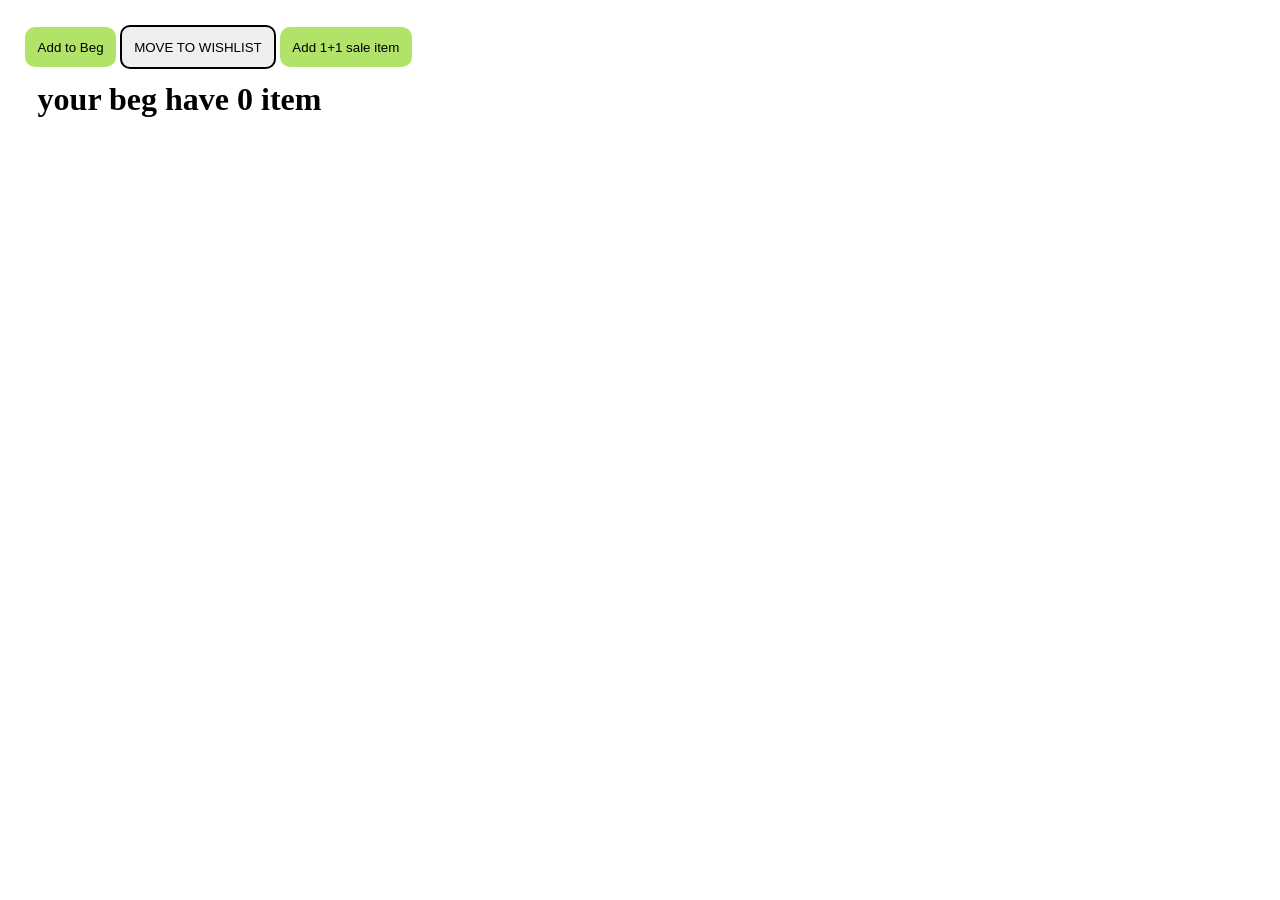
<file: mintra_buttons/index.html>
<!DOCTYPE html>
<html lang="en">
<head>
    <title>myntra beg</title>
    <link rel="stylesheet" href="style.css">
</head>
<body>
<button class="green" onclick="
    itemNo+=1;
    document.querySelector('#itemDescrp').innerText =  'your beg have '+itemNo+' item'
    
    ">Add to Beg</button>
<button class="grey" onclick="
itemNo-=1;
document.querySelector('#itemDescrp').innerText = 'your beg have '+itemNo+' item'

">MOVE TO WISHLIST</button>
<button class="green" onclick="
itemNo+=2;

document.querySelector('#itemDescrp').innerText = 'your beg have '+itemNo+' item'
">Add 1+1 sale item</button>
<br>
<h1 id="itemDescrp"></h1>
    <script src="script.js"></script>
</body>
</html>
</file>
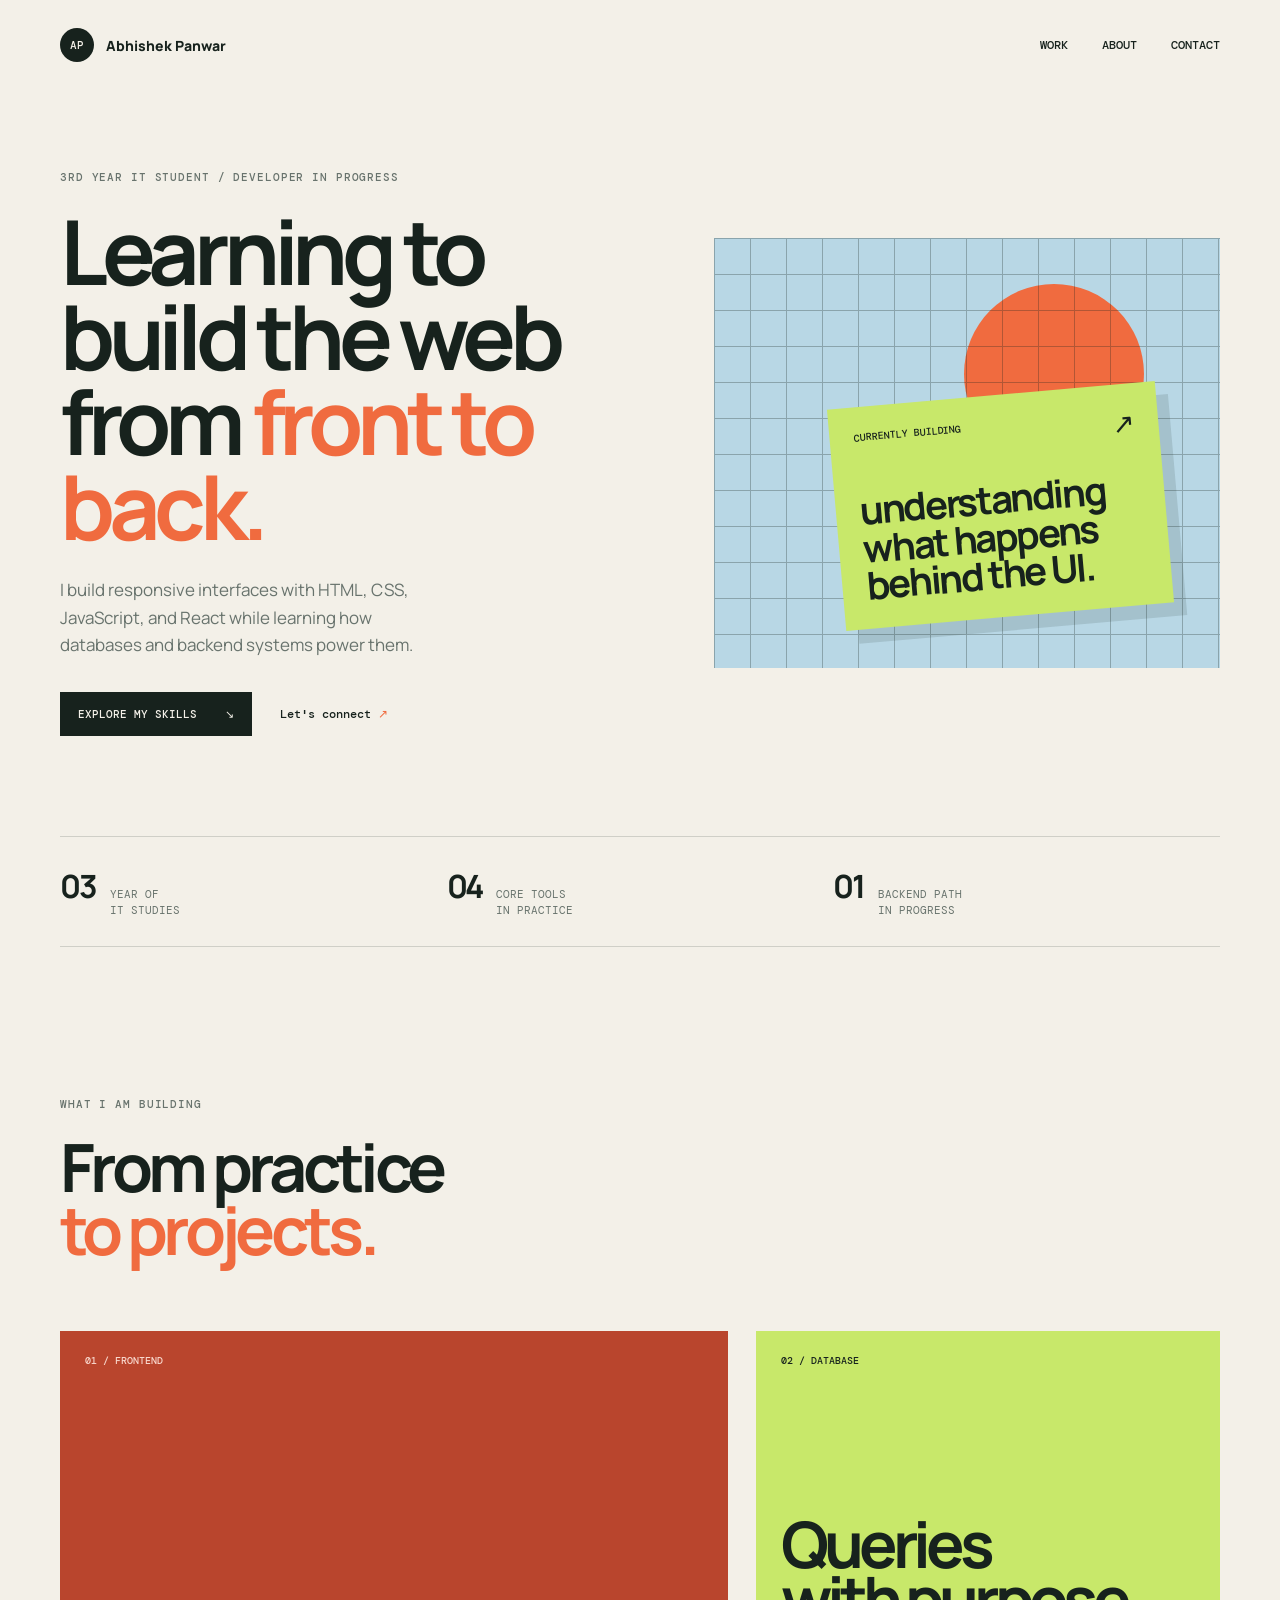
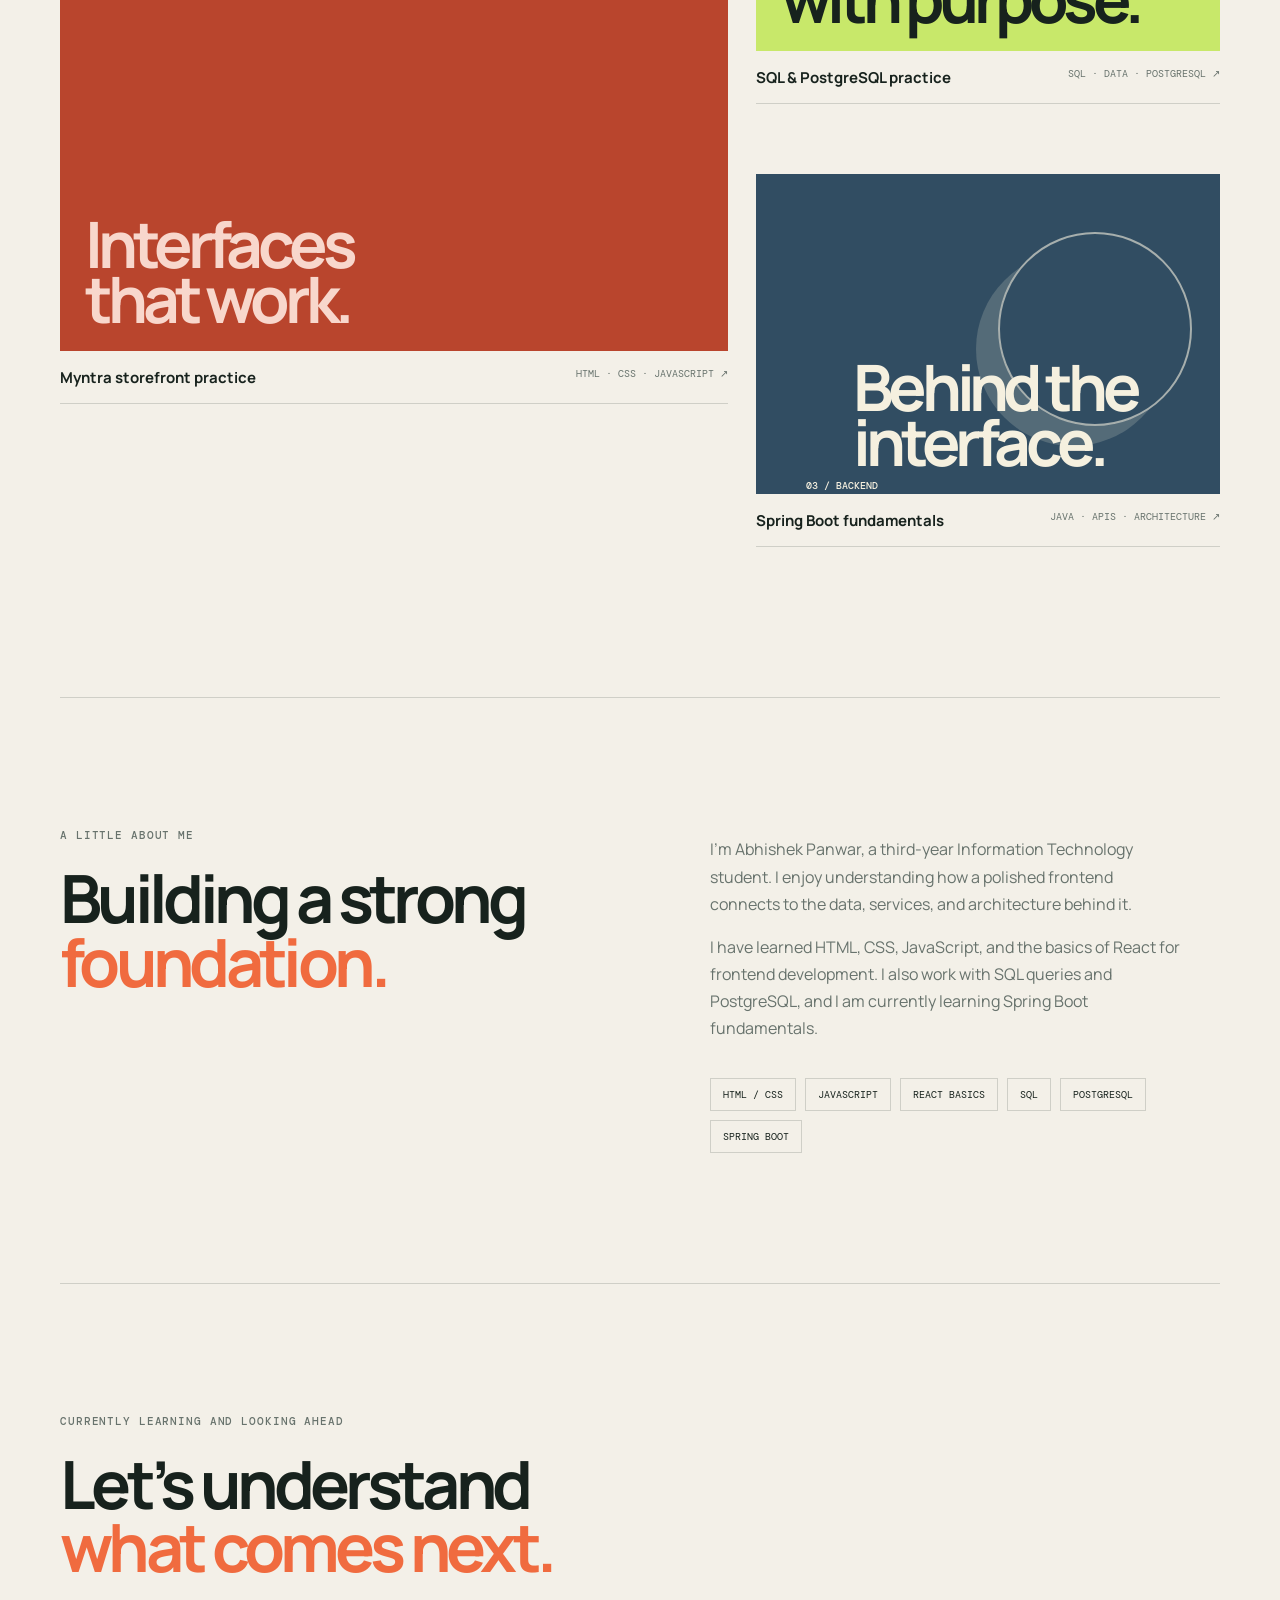
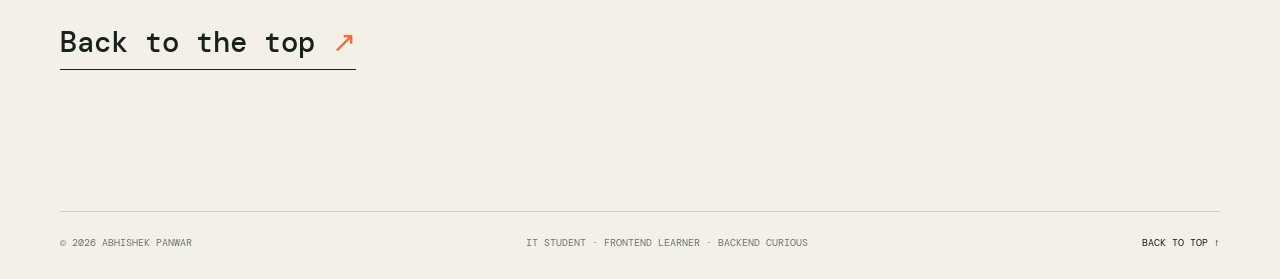
<file: portfolio-site/index.html>
<!DOCTYPE html>
<html lang="en">
<head>
    <meta charset="UTF-8">
    <meta name="viewport" content="width=device-width, initial-scale=1.0">
    <meta name="description" content="Abhishek Panwar is a third-year IT student learning frontend development, databases, and backend architecture.">
    <title>Abhishek Panwar | IT Student & Developer</title>
    <link rel="preconnect" href="https://fonts.googleapis.com">
    <link rel="preconnect" href="https://fonts.gstatic.com" crossorigin>
    <link href="https://fonts.googleapis.com/css2?family=DM+Mono:wght@400;500&family=Manrope:wght@400;500;600;700;800&display=swap" rel="stylesheet">
    <link rel="stylesheet" href="css/styles.css">
</head>
<body>
    <header class="site-header">
        <a class="brand" href="#top" aria-label="Abhishek Panwar home">
            <span class="brand-mark">AP</span>
            <span>Abhishek Panwar</span>
        </a>
        <button class="menu-toggle" type="button" aria-expanded="false" aria-controls="site-nav">Menu</button>
        <nav class="site-nav" id="site-nav" aria-label="Main navigation">
            <a href="#work">Work</a>
            <a href="#about">About</a>
            <a href="#contact">Contact</a>
        </nav>
    </header>

    <main id="top">
        <section class="hero section-shell">
            <div class="hero-copy">
                <p class="eyebrow">3rd year IT student / Developer in progress</p>
                <h1>Learning to build the web from <em>front to back.</em></h1>
                <p class="hero-text">I build responsive interfaces with HTML, CSS, JavaScript, and React while learning how databases and backend systems power them.</p>
                <div class="hero-actions">
                    <a class="button button-primary" href="#skills">Explore my skills <span aria-hidden="true">↘</span></a>
                    <a class="text-link" href="#contact">Let's connect <span aria-hidden="true">↗</span></a>
                </div>
            </div>
            <div class="hero-art" aria-label="Abstract portrait illustration" role="img">
                <div class="art-sun"></div>
                <div class="art-grid"></div>
                <div class="art-card">
                    <span class="art-label">currently building</span>
                    <strong>understanding<br>what happens behind the UI.</strong>
                    <span class="art-arrow">↗</span>
                </div>
            </div>
        </section>

        <section class="metrics section-shell" aria-label="Career highlights">
            <div><strong>03</strong><span>year of<br>IT studies</span></div>
            <div><strong>04</strong><span>core tools<br>in practice</span></div>
            <div><strong>01</strong><span>backend path<br>in progress</span></div>
        </section>

        <section class="work section-shell" id="work">
            <div class="section-heading">
                <p class="eyebrow">What I am building</p>
                <h2>From practice<br><em>to projects.</em></h2>
            </div>
            <div class="project-list">
                <a class="project project-large" href="#contact">
                    <div class="project-image image-myntra"><span>01 / Frontend</span><strong>Interfaces<br>that work.</strong></div>
                    <div class="project-meta"><h3>Myntra storefront practice</h3><span>HTML · CSS · JavaScript ↗</span></div>
                </a>
                <a class="project" href="#contact">
                    <div class="project-image image-notes"><span>02 / Database</span><strong>Queries<br>with purpose.</strong></div>
                    <div class="project-meta"><h3>SQL & PostgreSQL practice</h3><span>SQL · Data · PostgreSQL ↗</span></div>
                </a>
                <a class="project" href="#contact">
                    <div class="project-image image-weather"><span>03 / Backend</span><strong>Behind the<br>interface.</strong></div>
                    <div class="project-meta"><h3>Spring Boot fundamentals</h3><span>Java · APIs · Architecture ↗</span></div>
                </a>
            </div>
        </section>

        <section class="about section-shell" id="about">
            <div class="section-heading"><p class="eyebrow">A little about me</p><h2>Building a strong<br><em>foundation.</em></h2></div>
            <div class="about-copy">
                <p>I’m Abhishek Panwar, a third-year Information Technology student. I enjoy understanding how a polished frontend connects to the data, services, and architecture behind it.</p>
                <p>I have learned HTML, CSS, JavaScript, and the basics of React for frontend development. I also work with SQL queries and PostgreSQL, and I am currently learning Spring Boot fundamentals.</p>
                <div class="skill-list" id="skills"><span>HTML / CSS</span><span>JavaScript</span><span>React Basics</span><span>SQL</span><span>PostgreSQL</span><span>Spring Boot</span></div>
            </div>
        </section>

        <section class="contact section-shell" id="contact">
            <p class="eyebrow">Currently learning and looking ahead</p>
            <h2>Let’s understand<br><em>what comes next.</em></h2>
            <a class="contact-link" href="#top">Back to the top <span aria-hidden="true">↗</span></a>
        </section>
    </main>

    <footer class="site-footer section-shell">
        <span>© <span id="year"></span> Abhishek Panwar</span>
        <span>IT student · Frontend learner · Backend curious</span>
        <a href="#top">Back to top ↑</a>
    </footer>
    <script src="js/script.js"></script>
</body>
</html>
</file>
<file: mintra_buttons/style.css>
*{
    padding: 1%;
   margin: 0%;
}
.green{
background-color: rgb(178, 227, 105);
padding: 5px,20px;
border: none;
border-radius: 10px;

}
.grey{
  border-radius: 10px;
    padding: 5px,35px;
    border: 2px solid black;
}
</file>
<file: portfolio-site/css/styles.css>
:root {
    --ink: #17221d;
    --muted: #68736d;
    --paper: #f3f0e8;
    --line: rgba(23, 34, 29, 0.16);
    --lime: #c8e86a;
    --orange: #f06b3f;
    --blue: #b8d7e5;
    --mono: "DM Mono", monospace;
    --sans: "Manrope", sans-serif;
}

* { box-sizing: border-box; }
html { scroll-behavior: smooth; }
body { margin: 0; color: var(--ink); background: var(--paper); font-family: var(--sans); }
a { color: inherit; text-decoration: none; }
.section-shell, .site-header { width: min(1160px, calc(100% - 80px)); margin-inline: auto; }
.site-header { display: flex; align-items: center; justify-content: space-between; padding: 28px 0; }
.brand { display: flex; align-items: center; gap: 12px; font-weight: 800; font-size: 14px; }
.brand-mark { display: grid; width: 34px; height: 34px; place-items: center; color: var(--paper); background: var(--ink); font: 500 11px var(--mono); border-radius: 50%; }
.site-nav { display: flex; gap: 34px; font: 500 12px var(--mono); text-transform: uppercase; }
.site-nav a, .text-link, .contact-link, .site-footer a { transition: color .2s ease; }
.site-nav a:hover, .text-link:hover, .contact-link:hover, .site-footer a:hover { color: var(--orange); }
.menu-toggle { display: none; border: 0; background: transparent; color: var(--ink); font: 500 12px var(--mono); text-transform: uppercase; }
.hero { min-height: 650px; display: grid; grid-template-columns: 1fr .9fr; align-items: center; gap: 8%; padding: 80px 0 100px; }
.eyebrow { margin: 0 0 24px; color: var(--muted); font: 500 11px var(--mono); letter-spacing: .08em; text-transform: uppercase; }
h1, h2, h3, p { margin-top: 0; }
h1, h2 { letter-spacing: -.07em; line-height: .95; }
h1 { max-width: 620px; margin-bottom: 28px; font-size: clamp(3.5rem, 7vw, 6.8rem); }
h2 { margin-bottom: 0; font-size: clamp(3rem, 5.2vw, 5.4rem); }
em { color: var(--orange); font-style: normal; }
.hero-text { max-width: 370px; color: var(--muted); font-size: 17px; line-height: 1.6; }
.hero-actions { display: flex; align-items: center; gap: 28px; margin-top: 34px; }
.button { display: inline-flex; align-items: center; gap: 28px; padding: 15px 18px; font: 500 11px var(--mono); text-transform: uppercase; }
.button-primary { background: var(--ink); color: var(--paper); transition: background .2s ease, transform .2s ease; }
.button-primary:hover { background: var(--orange); transform: translateY(-3px); }
.text-link { font: 500 12px var(--mono); }
.text-link span, .contact-link span { color: var(--orange); }
.hero-art { position: relative; min-height: 430px; overflow: hidden; background: var(--blue); }
.art-sun { position: absolute; top: 46px; right: 15%; width: 180px; height: 180px; border-radius: 50%; background: var(--orange); }
.art-grid { position: absolute; inset: 0; opacity: .28; background-image: linear-gradient(var(--ink) 1px, transparent 1px), linear-gradient(90deg, var(--ink) 1px, transparent 1px); background-size: 36px 36px; }
.art-card { position: absolute; right: 11%; bottom: 12%; width: 65%; padding: 24px; background: var(--lime); transform: rotate(-5deg); box-shadow: 12px 14px 0 rgba(23,34,29,.12); }
.art-label { display: block; margin-bottom: 48px; font: 500 10px var(--mono); text-transform: uppercase; }
.art-card strong { display: block; font-size: clamp(1.45rem, 3vw, 2.6rem); line-height: .98; letter-spacing: -.06em; }
.art-arrow { position: absolute; top: 20px; right: 23px; font-size: 27px; }
.metrics { display: grid; grid-template-columns: repeat(3, 1fr); border-top: 1px solid var(--line); border-bottom: 1px solid var(--line); padding: 27px 0; }
.metrics div { display: flex; align-items: baseline; gap: 14px; }
.metrics strong { font-size: 32px; letter-spacing: -.07em; }
.metrics span { color: var(--muted); font: 11px/1.45 var(--mono); text-transform: uppercase; }
.work { padding: 150px 0; }
.section-heading { margin-bottom: 70px; }
.project-list { display: grid; grid-template-columns: 1.18fr .82fr; gap: 70px 28px; }
.project { display: block; }
.project-large { grid-row: span 2; }
.project-image { position: relative; min-height: 320px; display: flex; align-items: flex-end; overflow: hidden; padding: 25px; transition: transform .3s ease; }
.project:hover .project-image { transform: translateY(-6px); }
.project-image span { position: absolute; top: 23px; left: 25px; font: 500 10px var(--mono); text-transform: uppercase; }
.project-image strong { font-size: clamp(2.4rem, 5vw, 5.2rem); letter-spacing: -.08em; line-height: .86; }
.project-large .project-image { min-height: 620px; }
.image-myntra { color: #f8d7cc; background: #b9452d url("https://images.unsplash.com/photo-1529139574466-a303027c1d8b?auto=format&fit=crop&w=1000&q=80") center/cover; background-blend-mode: multiply; }
.image-notes { background: var(--lime); }
.image-weather { color: #f5f0df; background: #314d62; }
.image-weather::before { content: ""; position: absolute; width: 190px; height: 190px; top: 58px; right: 28px; border: 2px solid rgba(245,240,223,.6); border-radius: 50%; box-shadow: -22px 20px 0 rgba(245,240,223,.18); }
.image-weather strong, .image-weather span { position: relative; }
.project-meta { display: flex; justify-content: space-between; gap: 15px; padding-top: 16px; border-bottom: 1px solid var(--line); padding-bottom: 15px; }
.project-meta h3 { margin: 0; font-size: 15px; }
.project-meta span { color: var(--muted); font: 10px var(--mono); text-transform: uppercase; text-align: right; }
.about { display: grid; grid-template-columns: 1fr 1fr; gap: 12%; padding: 130px 0; border-top: 1px solid var(--line); }
.about-copy { padding-top: 8px; }
.about-copy p { max-width: 470px; color: var(--muted); font-size: 16px; line-height: 1.7; }
.skill-list { display: flex; flex-wrap: wrap; gap: 9px; margin-top: 35px; }
.skill-list span { padding: 9px 12px; border: 1px solid var(--line); font: 10px var(--mono); text-transform: uppercase; }
.contact { padding: 130px 0 150px; border-top: 1px solid var(--line); }
.contact h2 { margin-bottom: 45px; }
.contact-link { font: 500 clamp(1.2rem, 2.3vw, 2rem) var(--mono); border-bottom: 1px solid var(--ink); padding-bottom: 8px; }
.site-footer { display: flex; justify-content: space-between; gap: 20px; padding: 24px 0 30px; border-top: 1px solid var(--line); color: var(--muted); font: 10px var(--mono); text-transform: uppercase; }
.site-footer a { color: var(--ink); }

@media (max-width: 700px) {
    .section-shell, .site-header { width: min(100% - 40px, 500px); }
    .site-header { padding: 20px 0; }
    .menu-toggle { display: block; }
    .site-nav { position: absolute; top: 70px; right: 20px; z-index: 2; display: none; flex-direction: column; gap: 18px; padding: 20px; background: var(--lime); }
    .site-nav.is-open { display: flex; }
    .hero { display: block; min-height: 0; padding: 75px 0 80px; }
    h1 { font-size: clamp(3.2rem, 15vw, 5rem); }
    .hero-art { min-height: 330px; margin-top: 60px; }
    .metrics { gap: 23px; }
    .metrics div { display: block; }
    .metrics strong { display: block; margin-bottom: 6px; }
    .work { padding: 100px 0; }
    .section-heading { margin-bottom: 45px; }
    .project-list { display: block; }
    .project { margin-bottom: 54px; }
    .project-image, .project-large .project-image { min-height: 350px; }
    .about { display: block; padding: 100px 0; }
    .about-copy { margin-top: 45px; }
    .contact { padding: 100px 0; }
    .site-footer { flex-wrap: wrap; }
}
</file>
